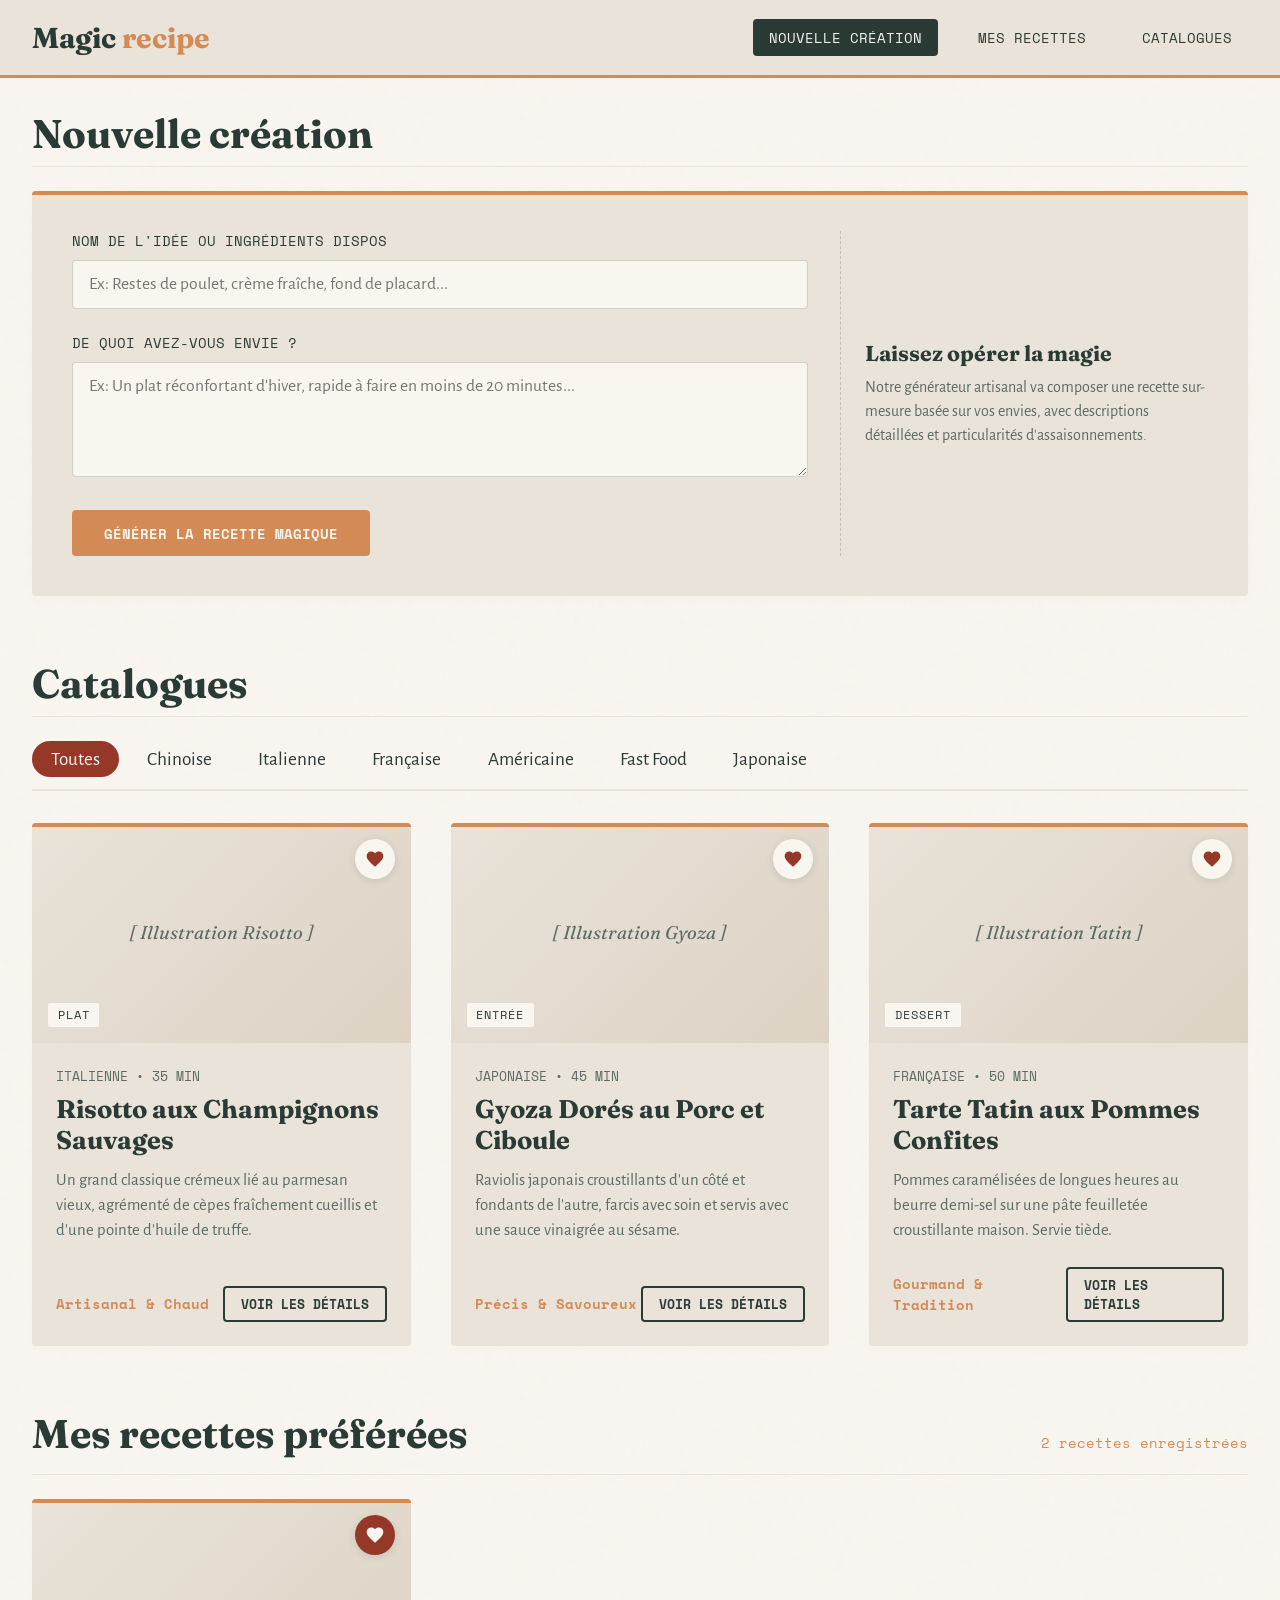
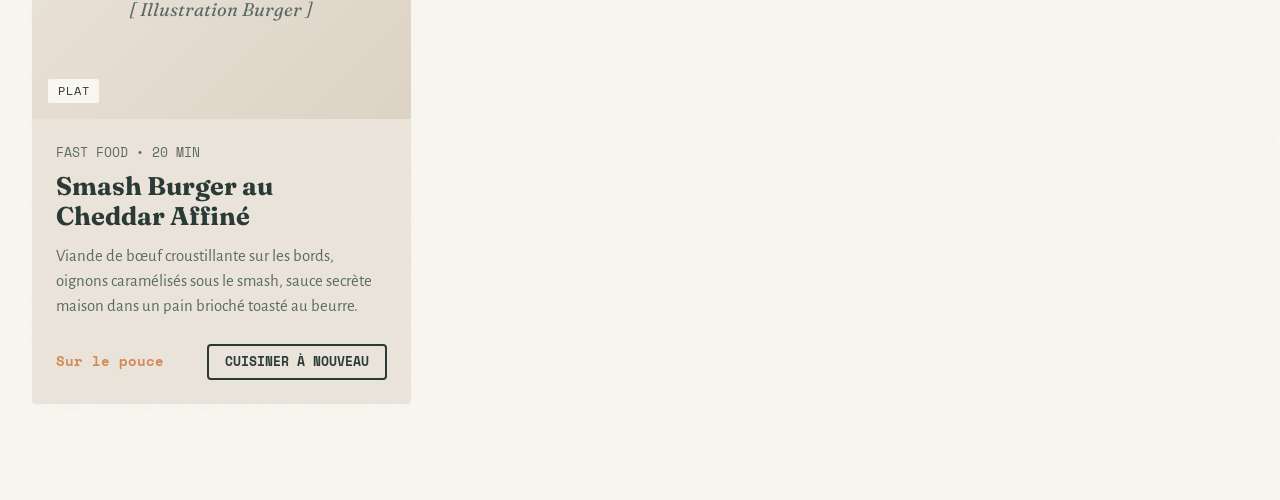
<file: gemini-code-1782746822453.html>
<!DOCTYPE html>
<html lang="fr">
<head>
    <meta charset="UTF-8">
    <meta name="viewport" content="width=device-width, initial-scale=1.0">
    <title>Magic Recipe — Votre Carnet de Cuisine Artisanal</title>
    
    <link rel="preconnect" href="https://fonts.googleapis.com">
    <link rel="preconnect" href="https://fonts.gstatic.com" crossorigin>
    <link href="https://fonts.googleapis.com/css2?family=Alegreya+Sans:ital,wght@0,300;0,400;0,700;1,400&family=Fraunces:ital,opsz,wght@0,9..144,400;0,9..144,700;1,9..144,400&family=Space+Mono&display=swap" rel="stylesheet">

    <style>
        /* -------------------------------------------------------------------------
           DESIGN SYSTEM & VARIABLES (Cuisine de Campagne & Épices)
           ------------------------------------------------------------------------- */
        :root {
            --color-farine: #F9F6F0;       /* Fond principal (blanc chaud) */
            --color-sauge: #2A3A35;        /* Texte principal & Titres (Élégance naturelle) */
            --color-croute: #EAE3D9;       /* Fond secondaire (Fiches & Menus) */
            --color-cuivre: #D48A55;       /* Action primaire (Boutons, liserés signature) */
            --color-sumac: #963827;        /* Accentuation (Favoris, alertes) */
            --color-text-light: #5A6B65;   /* Texte secondaire */
            
            --font-display: 'Fraunces', Georgia, serif;
            --font-body: 'Alegreya Sans', sans-serif;
            --font-ui: 'Space Mono', monospace;
            
            --transition-smooth: all 0.3s ease;
        }

        /* -------------------------------------------------------------------------
           RESET & ACCESSIBILITÉ
           ------------------------------------------------------------------------- */
        *, *::before, *::after {
            box-sizing: border-box;
            margin: 0;
            padding: 0;
        }

        body {
            font-family: var(--font-body);
            font-size: 1.15rem;
            line-height: 1.5;
            color: var(--color-sauge);
            background-color: var(--color-farine);
            /* ÉLÉMENT SIGNATURE : Incrustation d'un grain très fin façon papier artisanal */
            background-image: url("data:image/svg+xml,%3Csvg viewBox='0 0 200 200' xmlns='http://www.w3.org/2000/svg'%3E%3Cfilter id='noiseFilter'%3E%3CfeTurbulence type='fractalNoise' baseFrequency='0.8' numOctaves='3' stitchTiles='stitch'/%3E%3C/filter%3E%3Crect width='100%25' height='100%25' filter='url(%23noiseFilter)' opacity='0.025'/%3E%3C/svg%3E");
        }

        h1, h2, h3, h4 {
            font-family: var(--font-display);
            font-weight: 700;
            line-height: 1.2;
        }

        a, button {
            cursor: pointer;
            color: inherit;
            text-decoration: none;
        }

        img {
            max-width: 100%;
            display: block;
            height: auto;
        }

        /* Lecteurs d'écran (Accessibilité) */
        .sr-only {
            position: absolute;
            width: 1px;
            height: 1px;
            padding: 0;
            margin: -1px;
            overflow: hidden;
            clip: rect(0, 0, 0, 0);
            border: 0;
        }

        /* -------------------------------------------------------------------------
           STRUCTURE ET LAYOUT (RESPONSIVE)
           ------------------------------------------------------------------------- */
        .app-container {
            display: flex;
            flex-direction: column;
            min-height: 100vh;
        }

        /* Barre de navigation supérieure */
        .main-header {
            background-color: var(--color-croute);
            border-bottom: 3px solid var(--color-cuivre); /* Liseré signature */
            padding: 1rem 2rem;
            position: sticky;
            top: 0;
            z-index: 100;
        }

        .header-content {
            max-width: 1400px;
            margin: 0 auto;
            display: flex;
            justify-content: space-between;
            align-items: center;
        }

        .logo {
            font-family: var(--font-display);
            font-size: 1.8rem;
            font-weight: 700;
            color: var(--color-sauge);
        }

        .logo span {
            color: var(--color-cuivre);
        }

        .main-nav ul {
            display: flex;
            list-style: none;
            gap: 1.5rem;
        }

        .nav-link {
            font-family: var(--font-ui);
            font-size: 0.9rem;
            text-transform: uppercase;
            padding: 0.5rem 1rem;
            border-radius: 4px;
            transition: var(--transition-smooth);
        }

        .nav-link:hover, .nav-link.active {
            background-color: var(--color-sauge);
            color: var(--color-farine);
        }

        /* Zone de contenu principale */
        .main-content {
            flex: 1;
            max-width: 1400px;
            width: 100%;
            margin: 0 auto;
            padding: 2rem;
        }

        .section-panel {
            margin-bottom: 4rem;
        }

        .section-title {
            font-size: 2.5rem;
            margin-bottom: 1.5rem;
            border-bottom: 1px solid var(--color-croute);
            padding-bottom: 0.5rem;
        }

        /* -------------------------------------------------------------------------
           COMPOSANT : FORMULAIRE (Nouvelle création)
           ------------------------------------------------------------------------- */
        .creation-grid {
            display: grid;
            grid-template-columns: 2fr 1fr;
            gap: 2rem;
            background: var(--color-croute);
            padding: 2.5rem;
            border-radius: 4px;
            position: relative;
            box-shadow: 0 4px 20px rgba(0,0,0,0.02);
        }

        /* ÉLÉMENT SIGNATURE : Le liseré supérieur cuivré sur la fiche formulaire */
        .creation-grid::before {
            content: '';
            position: absolute;
            top: 0;
            left: 0;
            right: 0;
            height: 4px;
            background-color: var(--color-cuivre);
            border-radius: 4px 4px 0 0;
        }

        .form-group {
            margin-bottom: 1.5rem;
        }

        .form-group label {
            display: block;
            font-family: var(--font-ui);
            font-size: 0.85rem;
            text-transform: uppercase;
            margin-bottom: 0.5rem;
        }

        .form-control {
            width: 100%;
            padding: 0.8rem 1rem;
            font-family: var(--font-body);
            font-size: 1.1rem;
            background-color: var(--color-farine);
            border: 1px solid rgba(42, 58, 53, 0.2);
            color: var(--color-sauge);
            border-radius: 4px;
            transition: var(--transition-smooth);
        }

        .form-control:focus {
            outline: none;
            border-color: var(--color-cuivre);
            box-shadow: 0 0 0 3px rgba(212, 138, 85, 0.15);
        }

        /* Boutons artisanaux */
        .btn {
            display: inline-flex;
            align-items: center;
            justify-content: center;
            font-family: var(--font-ui);
            text-transform: uppercase;
            font-size: 0.9rem;
            padding: 0.8rem 2rem;
            border: none;
            border-radius: 4px;
            transition: var(--transition-smooth);
            font-weight: bold;
        }

        .btn-primary {
            background-color: var(--color-cuivre);
            color: var(--color-farine);
        }

        .btn-primary:hover {
            background-color: #be7543;
            transform: translateY(-1px);
        }

        .btn-secondary {
            background-color: transparent;
            border: 2px solid var(--color-sauge);
            color: var(--color-sauge);
        }

        .btn-secondary:hover {
            background-color: var(--color-sauge);
            color: var(--color-farine);
        }

        /* -------------------------------------------------------------------------
           COMPOSANT : LES SUB-TABS (Onglets du Catalogue)
           ------------------------------------------------------------------------- */
        .catalog-tabs {
            display: flex;
            flex-wrap: wrap;
            gap: 0.5rem;
            margin-bottom: 2rem;
            border-bottom: 2px solid var(--color-croute);
            padding-bottom: 0.75rem;
        }

        .tab-button {
            font-family: var(--font-body);
            font-size: 1.2rem;
            padding: 0.4rem 1.2rem;
            background: transparent;
            border: none;
            border-radius: 20px;
            transition: var(--transition-smooth);
        }

        .tab-button:hover {
            background-color: var(--color-croute);
        }

        .tab-button.active {
            background-color: var(--color-sumac);
            color: var(--color-farine);
        }

        /* -------------------------------------------------------------------------
           COMPOSANT : GRILLE DE RECETTES (Cartes)
           ------------------------------------------------------------------------- */
        .recipe-grid {
            display: grid;
            grid-template-columns: repeat(auto-fill, minmax(320px, 1fr));
            gap: 2.5rem;
        }

        .recipe-card {
            background-color: var(--color-croute);
            border-radius: 4px;
            overflow: hidden;
            position: relative;
            display: flex;
            flex-direction: column;
            box-shadow: 0 4px 15px rgba(0,0,0,0.01);
            transition: var(--transition-smooth);
        }

        /* ÉLÉMENT SIGNATURE : Le liseré supérieur cuivré sur chaque fiche recette */
        .recipe-card::before {
            content: '';
            position: absolute;
            top: 0;
            left: 0;
            right: 0;
            height: 4px;
            background-color: var(--color-cuivre);
            z-index: 2;
        }

        .recipe-card:hover {
            transform: translateY(-4px);
            box-shadow: 0 8px 25px rgba(42, 58, 53, 0.06);
        }

        .recipe-image-wrapper {
            position: relative;
            height: 220px;
            background-color: #dfd7cc; /* Fallback de couleur chaude pour les images */
            overflow: hidden;
        }

        /* Effet d'illustration stylisée / placeholder */
        .recipe-image-placeholder {
            width: 100%;
            height: 100%;
            display: flex;
            align-items: center;
            justify-content: center;
            font-family: var(--font-display);
            font-style: italic;
            color: var(--color-text-light);
            background: linear-gradient(135deg, var(--color-croute) 0%, #dcd3c5 100%);
        }

        .recipe-badge {
            position: absolute;
            bottom: 1rem;
            left: 1rem;
            background-color: var(--color-farine);
            padding: 0.2rem 0.6rem;
            font-family: var(--font-ui);
            font-size: 0.75rem;
            text-transform: uppercase;
            border-radius: 2px;
            letter-spacing: 1px;
        }

        .recipe-fav-btn {
            position: absolute;
            top: 1rem;
            right: 1rem;
            background: var(--color-farine);
            border: none;
            width: 40px;
            height: 40px;
            border-radius: 50%;
            display: flex;
            align-items: center;
            justify-content: center;
            color: var(--color-sumac);
            box-shadow: 0 2px 8px rgba(0,0,0,0.1);
            transition: var(--transition-smooth);
            z-index: 3;
        }

        .recipe-fav-btn:hover {
            transform: scale(1.1);
            background-color: var(--color-sumac);
            color: var(--color-farine);
        }

        .recipe-content {
            padding: 1.5rem;
            display: flex;
            flex-direction: column;
            flex-grow: 1;
        }

        .recipe-meta {
            font-family: var(--font-ui);
            font-size: 0.8rem;
            color: var(--color-text-light);
            margin-bottom: 0.5rem;
            text-transform: uppercase;
        }

        .recipe-name {
            font-size: 1.6rem;
            margin-bottom: 0.75rem;
            color: var(--color-sauge);
        }

        .recipe-desc {
            font-size: 1.05rem;
            color: var(--color-text-light);
            margin-bottom: 1.5rem;
            display: -webkit-box;
            -webkit-line-clamp: 3;
            -webkit-box-orient: vertical;
            overflow: hidden;
        }

        .recipe-footer {
            margin-top: auto;
            display: flex;
            justify-content: space-between;
            align-items: center;
            font-family: var(--font-ui);
            font-size: 0.85rem;
        }

        .recipe-tag {
            color: var(--color-cuivre);
            font-weight: bold;
        }

        /* -------------------------------------------------------------------------
           RESPONSIVE DESIGN (MEDIA QUERIES)
           ------------------------------------------------------------------------- */
        @media (max-width: 900px) {
            .creation-grid {
                grid-template-columns: 1fr;
            }
        }

        @media (max-width: 650px) {
            .header-content {
                flex-direction: column;
                gap: 1rem;
            }
            .main-nav ul {
                gap: 0.5rem;
            }
            .nav-link {
                padding: 0.4rem 0.6rem;
                font-size: 0.8rem;
            }
            .main-content {
                padding: 1rem;
            }
            .section-title {
                font-size: 2rem;
            }
        }
    </style>
</head>
<body>

    <div class="app-container">

        <header class="main-header">
            <div class="header-content">
                <div class="logo">Magic <span>recipe</span></div>
                <nav class="main-nav" aria-label="Navigation principale">
                    <ul>
                        <li><a href="#creation" class="nav-link active">Nouvelle création</a></li>
                        <li><a href="#mes-recettes" class="nav-link">Mes recettes</a></li>
                        <li><a href="#catalogues" class="nav-link">Catalogues</a></li>
                    </ul>
                </nav>
            </div>
        </header>

        <main class="main-content">

            <section id="creation" class="section-panel">
                <h2 class="section-title">Nouvelle création</h2>
                <div class="creation-grid">
                    <div class="form-side">
                        <form action="#" method="POST" onsubmit="event.preventDefault();">
                            <div class="form-group">
                                <label for="recipe-title">Nom de l'idée ou Ingrédients dispos</label>
                                <input type="text" id="recipe-title" class="form-control" placeholder="Ex: Restes de poulet, crème fraîche, fond de placard...">
                            </div>
                            <div class="form-group">
                                <label for="recipe-envie">De quoi avez-vous envie ?</label>
                                <textarea id="recipe-envie" class="form-control" rows="4" placeholder="Ex: Un plat réconfortant d'hiver, rapide à faire en moins de 20 minutes..."></textarea>
                            </div>
                            <button type="submit" class="btn btn-primary">Générer la recette magique</button>
                        </form>
                    </div>
                    <div class="info-side" style="display:flex; flex-direction:column; justify-content:center; border-left: 1px dashed rgba(42,58,53,0.2); padding-left: 1.5rem;">
                        <h3 style="font-family: var(--font-display); margin-bottom: 0.5rem;">Laissez opérer la magie</h3>
                        <p style="color: var(--color-text-light); font-size: 1rem;">Notre générateur artisanal va composer une recette sur-mesure basée sur vos envies, avec descriptions détaillées et particularités d'assaisonnements.</p>
                    </div>
                </div>
            </section>


            <section id="catalogues" class="section-panel">
                <h2 class="section-title">Catalogues</h2>
                
                <nav class="catalog-tabs" aria-label="Catégories de cuisines">
                    <button class="tab-button active">Toutes</button>
                    <button class="tab-button">Chinoise</button>
                    <button class="tab-button">Italienne</button>
                    <button class="tab-button">Française</button>
                    <button class="tab-button">Américaine</button>
                    <button class="tab-button">Fast Food</button>
                    <button class="tab-button">Japonaise</button>
                </nav>

                <div class="recipe-grid">
                    
                    <article class="recipe-card">
                        <div class="recipe-image-wrapper">
                            <div class="recipe-image-placeholder">[ Illustration Risotto ]</div>
                            <span class="recipe-badge">Plat</span>
                            <button class="recipe-fav-btn" aria-label="Ajouter aux préférées">
                                <svg width="20" height="20" fill="currentColor" viewBox="0 0 24 24"><path d="M12 21.35l-1.45-1.32C5.4 15.36 2 12.28 2 8.5 2 5.42 4.42 3 7.5 3c1.74 0 3.41.81 4.5 2.09C13.09 3.81 14.76 3 16.5 3 19.58 3 22 5.42 22 8.5c0 3.78-3.4 6.86-8.55 11.54L12 21.35z"/></svg>
                            </button>
                        </div>
                        <div class="recipe-content">
                            <div class="recipe-meta">Italienne • 35 min</div>
                            <h3 class="recipe-name">Risotto aux Champignons Sauvages</h3>
                            <p class="recipe-desc">Un grand classique crémeux lié au parmesan vieux, agrémenté de cèpes fraîchement cueillis et d'une pointe d'huile de truffe.</p>
                            <div class="recipe-footer">
                                <span class="recipe-tag">Artisanal & Chaud</span>
                                <a href="#" class="btn btn-secondary" style="padding: 0.4rem 1rem; font-size: 0.8rem;">Voir les détails</a>
                            </div>
                        </div>
                    </article>

                    <article class="recipe-card">
                        <div class="recipe-image-wrapper">
                            <div class="recipe-image-placeholder">[ Illustration Gyoza ]</div>
                            <span class="recipe-badge">Entrée</span>
                            <button class="recipe-fav-btn" aria-label="Ajouter aux préférées">
                                <svg width="20" height="20" fill="currentColor" viewBox="0 0 24 24"><path d="M12 21.35l-1.45-1.32C5.4 15.36 2 12.28 2 8.5 2 5.42 4.42 3 7.5 3c1.74 0 3.41.81 4.5 2.09C13.09 3.81 14.76 3 16.5 3 19.58 3 22 5.42 22 8.5c0 3.78-3.4 6.86-8.55 11.54L12 21.35z"/></svg>
                            </button>
                        </div>
                        <div class="recipe-content">
                            <div class="recipe-meta">Japonaise • 45 min</div>
                            <h3 class="recipe-name">Gyoza Dorés au Porc et Ciboule</h3>
                            <p class="recipe-desc">Raviolis japonais croustillants d'un côté et fondants de l'autre, farcis avec soin et servis avec une sauce vinaigrée au sésame.</p>
                            <div class="recipe-footer">
                                <span class="recipe-tag">Précis & Savoureux</span>
                                <a href="#" class="btn btn-secondary" style="padding: 0.4rem 1rem; font-size: 0.8rem;">Voir les détails</a>
                            </div>
                        </div>
                    </article>

                    <article class="recipe-card">
                        <div class="recipe-image-wrapper">
                            <div class="recipe-image-placeholder">[ Illustration Tatin ]</div>
                            <span class="recipe-badge">Dessert</span>
                            <button class="recipe-fav-btn" aria-label="Ajouter aux préférées">
                                <svg width="20" height="20" fill="currentColor" viewBox="0 0 24 24"><path d="M12 21.35l-1.45-1.32C5.4 15.36 2 12.28 2 8.5 2 5.42 4.42 3 7.5 3c1.74 0 3.41.81 4.5 2.09C13.09 3.81 14.76 3 16.5 3 19.58 3 22 5.42 22 8.5c0 3.78-3.4 6.86-8.55 11.54L12 21.35z"/></svg>
                            </button>
                        </div>
                        <div class="recipe-content">
                            <div class="recipe-meta">Française • 50 min</div>
                            <h3 class="recipe-name">Tarte Tatin aux Pommes Confites</h3>
                            <p class="recipe-desc">Pommes caramélisées de longues heures au beurre demi-sel sur une pâte feuilletée croustillante maison. Servie tiède.</p>
                            <div class="recipe-footer">
                                <span class="recipe-tag">Gourmand & Tradition</span>
                                <a href="#" class="btn btn-secondary" style="padding: 0.4rem 1rem; font-size: 0.8rem;">Voir les détails</a>
                            </div>
                        </div>
                    </article>

                </div>
            </section>


            <section id="mes-recettes" class="section-panel">
                <div style="display: flex; justify-content: space-between; align-items: baseline; margin-bottom: 1.5rem; border-bottom: 1px solid var(--color-croute); padding-bottom: 0.5rem;">
                    <h2 class="section-title" style="border:none; margin:0;">Mes recettes préférées</h2>
                    <span style="font-family: var(--font-ui); font-size: 0.9rem; color: var(--color-cuivre);">2 recettes enregistrées</span>
                </div>
                
                <div class="recipe-grid">
                    <article class="recipe-card">
                        <div class="recipe-image-wrapper">
                            <div class="recipe-image-placeholder">[ Illustration Burger ]</div>
                            <span class="recipe-badge">Plat</span>
                            <button class="recipe-fav-btn" style="background: var(--color-sumac); color: var(--color-farine);" aria-label="Retirer des préférées">
                                <svg width="20" height="20" fill="currentColor" viewBox="0 0 24 24"><path d="M12 21.35l-1.45-1.32C5.4 15.36 2 12.28 2 8.5 2 5.42 4.42 3 7.5 3c1.74 0 3.41.81 4.5 2.09C13.09 3.81 14.76 3 16.5 3 19.58 3 22 5.42 22 8.5c0 3.78-3.4 6.86-8.55 11.54L12 21.35z"/></svg>
                            </button>
                        </div>
                        <div class="recipe-content">
                            <div class="recipe-meta">Fast Food • 20 min</div>
                            <h3 class="recipe-name">Smash Burger au Cheddar Affiné</h3>
                            <p class="recipe-desc">Viande de bœuf croustillante sur les bords, oignons caramélisés sous le smash, sauce secrète maison dans un pain brioché toasté au beurre.</p>
                            <div class="recipe-footer">
                                <span class="recipe-tag">Sur le pouce</span>
                                <a href="#" class="btn btn-secondary" style="padding: 0.4rem 1rem; font-size: 0.8rem;">Cuisiner à nouveau</a>
                            </div>
                        </div>
                    </article>
                </div>
            </section>

        </main>
    </div>

    <script>
        document.querySelectorAll('.tab-button').forEach(button => {
            button.addEventListener('click', () => {
                document.querySelector('.tab-button.active').classList.remove('active');
                button.classList.add('active');
            });
        });

        document.querySelectorAll('.nav-link').forEach(link => {
            link.addEventListener('click', () => {
                document.querySelector('.nav-link.active').classList.remove('active');
                link.classList.add('active');
            });
        });
    </script>
</body>
</html>
</file>
